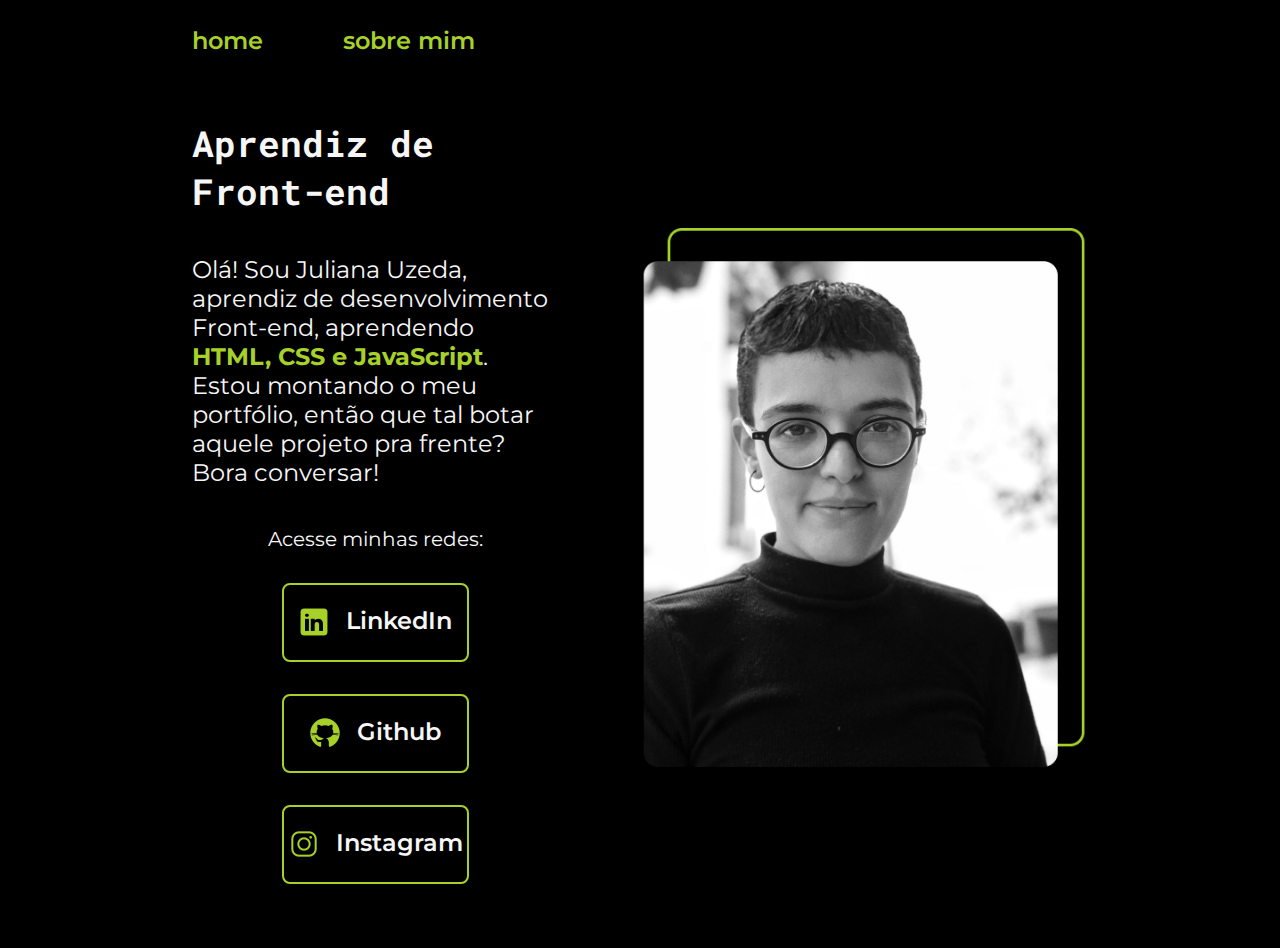
<file: index.html>
<!DOCTYPE html>
<html lang="pt-br">
<head>
    <meta charset="UTF-8">
    <meta name="viewport" content="width=device-width, initial-scale=1.0">
    <title>Juliana Uzeda</title>
    <link rel="stylesheet" href="./styles/style.css"
</head>
<body>
    <header class="cabecalho">
        <nav class="cabecalho__menu">
            <a class="cabecalho__menu__link" href="index.html">home</a>
            <a class="cabecalho__menu__link" href="about.html">sobre mim</a>
        </nav>
    </header>
    <main class="bio">
        <section class="bio__content">
            <h1 class="bio__content__title">Aprendiz de Front-end</h1>
            <p class="bio__content__text">Olá! Sou Juliana Uzeda, aprendiz de desenvolvimento Front-end, aprendendo <strong class="destaque">HTML, CSS e JavaScript</strong>. Estou montando o meu portfólio, então que tal botar aquele projeto pra frente? Bora conversar! </p>
            <div class="bio__links">
                <h2 class="bio__subtitle">Acesse minhas redes:</h2>
                <a class="bio__links__button" href="https://www.linkedin.com/in/juliana-uzeda-682986156/">
                   <img src="./img/linkedin.png">
                   LinkedIn
                </a>
                <a class="bio__links__button" href="https://github.com/julianauzeda">
                    <img src="./img/github.png">
                    Github
                </a>
                <a class="bio__links__button" href="https://www.instagram.com/julianauzeda/">
                    <img src="./img/instagram.png">
                    Instagram
                </a>
            </div>
        </section>
        <img class="bio__imagem" src="./img/imagem 1.png" alt="Foto de Juliana Uzeda em preto e branco"
    </main>
</body>
</html>
</file>
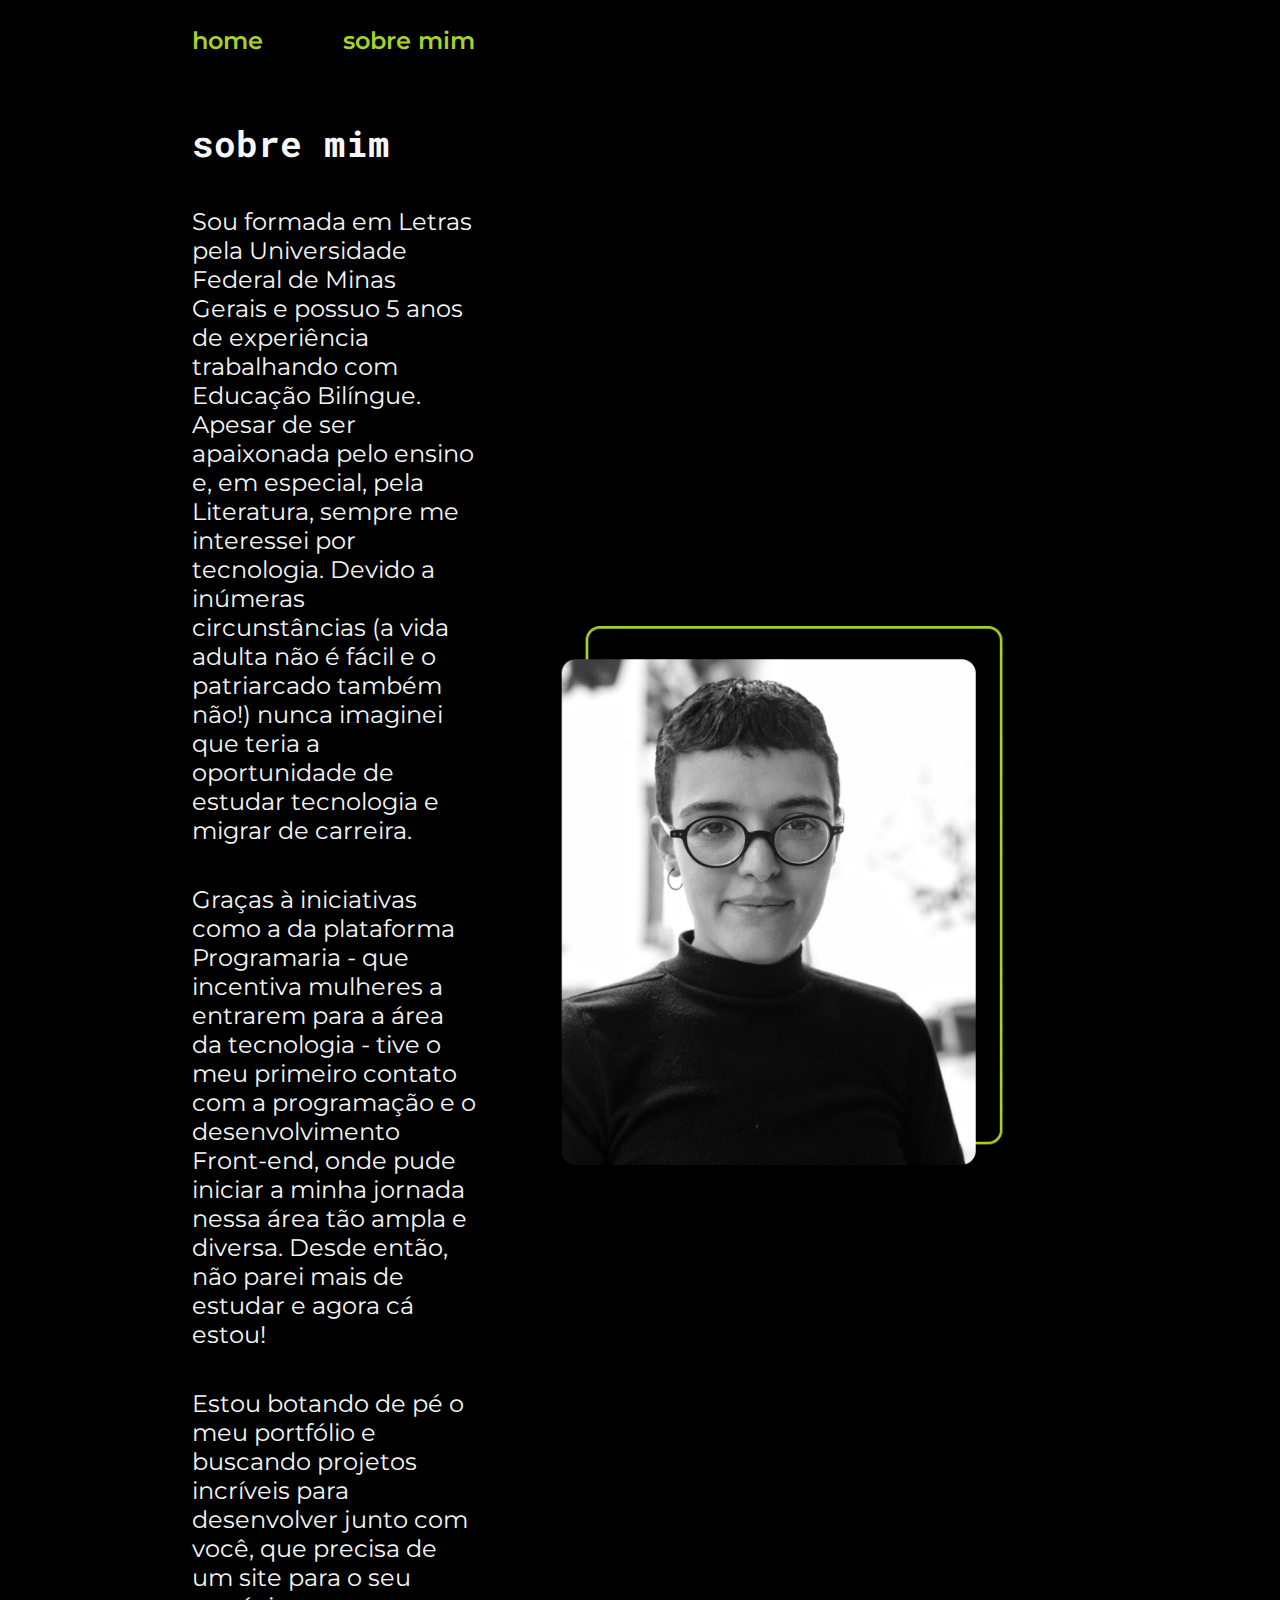
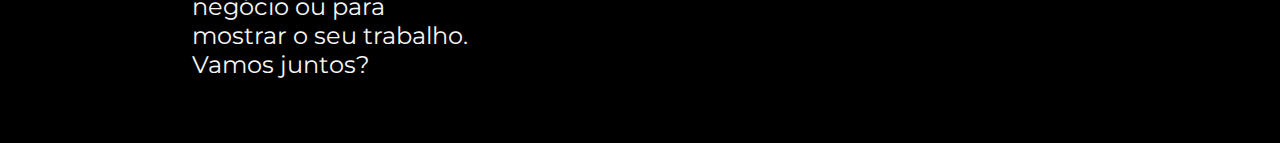
<file: about.html>
<!DOCTYPE html>
<html lang="pt-br">
<head>
    <meta charset="UTF-8">
    <meta name="viewport" content="width=device-width, initial-scale=1.0">
    <title>sobre mim</title>
    <link rel="stylesheet" href="./styles/style.css"
</head>
<body>
    <header class="cabecalho">
        <nav class="cabecalho__menu">
            <a class="cabecalho__menu__link" href="index.html">home</a>
            <a class="cabecalho__menu__link" href="about.html">sobre mim</a>
        </nav>
    </header>
    <main class="bio">
        <section class="bio__content">
            <h1 class="bio__content__title">sobre mim</h1>
            <p class="bio__content__text">Sou formada em Letras pela Universidade Federal de Minas Gerais e possuo 5 anos de experiência trabalhando com Educação Bilíngue. Apesar de ser apaixonada pelo ensino e, em especial, pela Literatura, sempre me interessei por tecnologia. Devido a inúmeras circunstâncias (a vida adulta não é fácil e o patriarcado também não!) nunca imaginei que teria a oportunidade de estudar tecnologia e migrar de carreira.</p>
            <p class="bio__content__text">Graças à iniciativas como a da plataforma Programaria - que incentiva mulheres a entrarem para a área da tecnologia - tive o meu primeiro contato com a programação e o desenvolvimento Front-end, onde pude iniciar a minha jornada nessa área tão ampla e diversa. Desde então, não parei mais de estudar e agora cá estou!</p>
            <p class="bio__content__text">Estou botando de pé o meu portfólio e buscando projetos incríveis para desenvolver junto com você, que precisa de um site para o seu negócio ou para mostrar o seu trabalho. Vamos juntos?</p>
        </section>
        <img class="bio__imagem" src="./img/imagem 1.png" alt="Foto de Juliana Uzeda em preto e branco"
    </main>
    <footer></footer>
</body>
</html>
</file>
<file: styles/style.css>
@import url('https://fonts.googleapis.com/css2?family=Montserrat:wght@300&family=Roboto+Mono:wght@700&display=swap');

* {

    margin: 0;
    padding: 0;
}
:root {
    --cor-primaria: #000000;
    --cor-secundaria: #F6F6F6;
    --cor-terciaria: #A7D129;
    --cor-hover: #616F39;

    --fonte-primaria: 'Roboto Mono', sans-serif;
    --fonte-secundaria: 'Montserrat', sans-serif;
}

body {
    height: 100vh;
    box-sizing: border-box;
    background-color: var(--cor-primaria);
    color: var(--cor-secundaria);
}
.cabecalho {
    padding: 2% 0% 0% 15%;
}

.cabecalho__menu {
    display: flex;
    gap: 80px;
    
}

.cabecalho__menu__link {
    font-family: var(--fonte-secundaria), sans-serif;
    font-size: 1.5rem;
    font-weight: 600;
    color: var(--cor-terciaria);
    text-decoration: none;
}

.bio__imagem{
    width: 50%;

}

.destaque{
    color: var(--cor-terciaria);
}

.bio {
    padding: 5% 15%;
    display: flex;
    align-items: center;
    justify-content: space-between;
    gap: 82px;
}

.bio__content {
    width: 50%;
    display: flex;
    flex-direction: column;
    gap: 40px;

}

.bio__content__title{
    font-size: 2.25rem;
    font-family: var(--fonte-primaria), sans-serif;

}

.bio__content__text {
    font-size: 1.5rem;
    font-family: var(--fonte-secundaria), sans-serif;
}

.bio__links {
    display: flex;
    flex-direction: column;
    justify-content: space-between;
    align-items: center;
    gap: 32px;

}
.bio__subtitle {
    font-family: var(--fonte-secundaria), sans-serif;
    font-weight: 400;
    font-size: 1.25rem;

}

.bio__links__button {
    display: flex;
    justify-content: center;
    gap: 16px;
    border: 2px solid var(--cor-terciaria);
    width: 50%;
    text-align: center;
    border-radius: 8px;
    font-size: 1.5rem;
    font-weight: 600;
    padding: 21.5px 0px;
    text-decoration: none;
    color: var(--cor-secundaria);
    font-family: var(--fonte-secundaria), sans-serif;
    
}

.bio__links__button:hover {
    background-color: var(--cor-hover);
}

@media (max-width: 1200px) {
    .cabecalho {
        padding: 10%;
    }

    .cabecalho__menu {
        justify-content: center;
    }

    .bio {
        flex-direction: column-reverse;
    }

    .bio__content {
        width: auto;
    }
}
</file>
